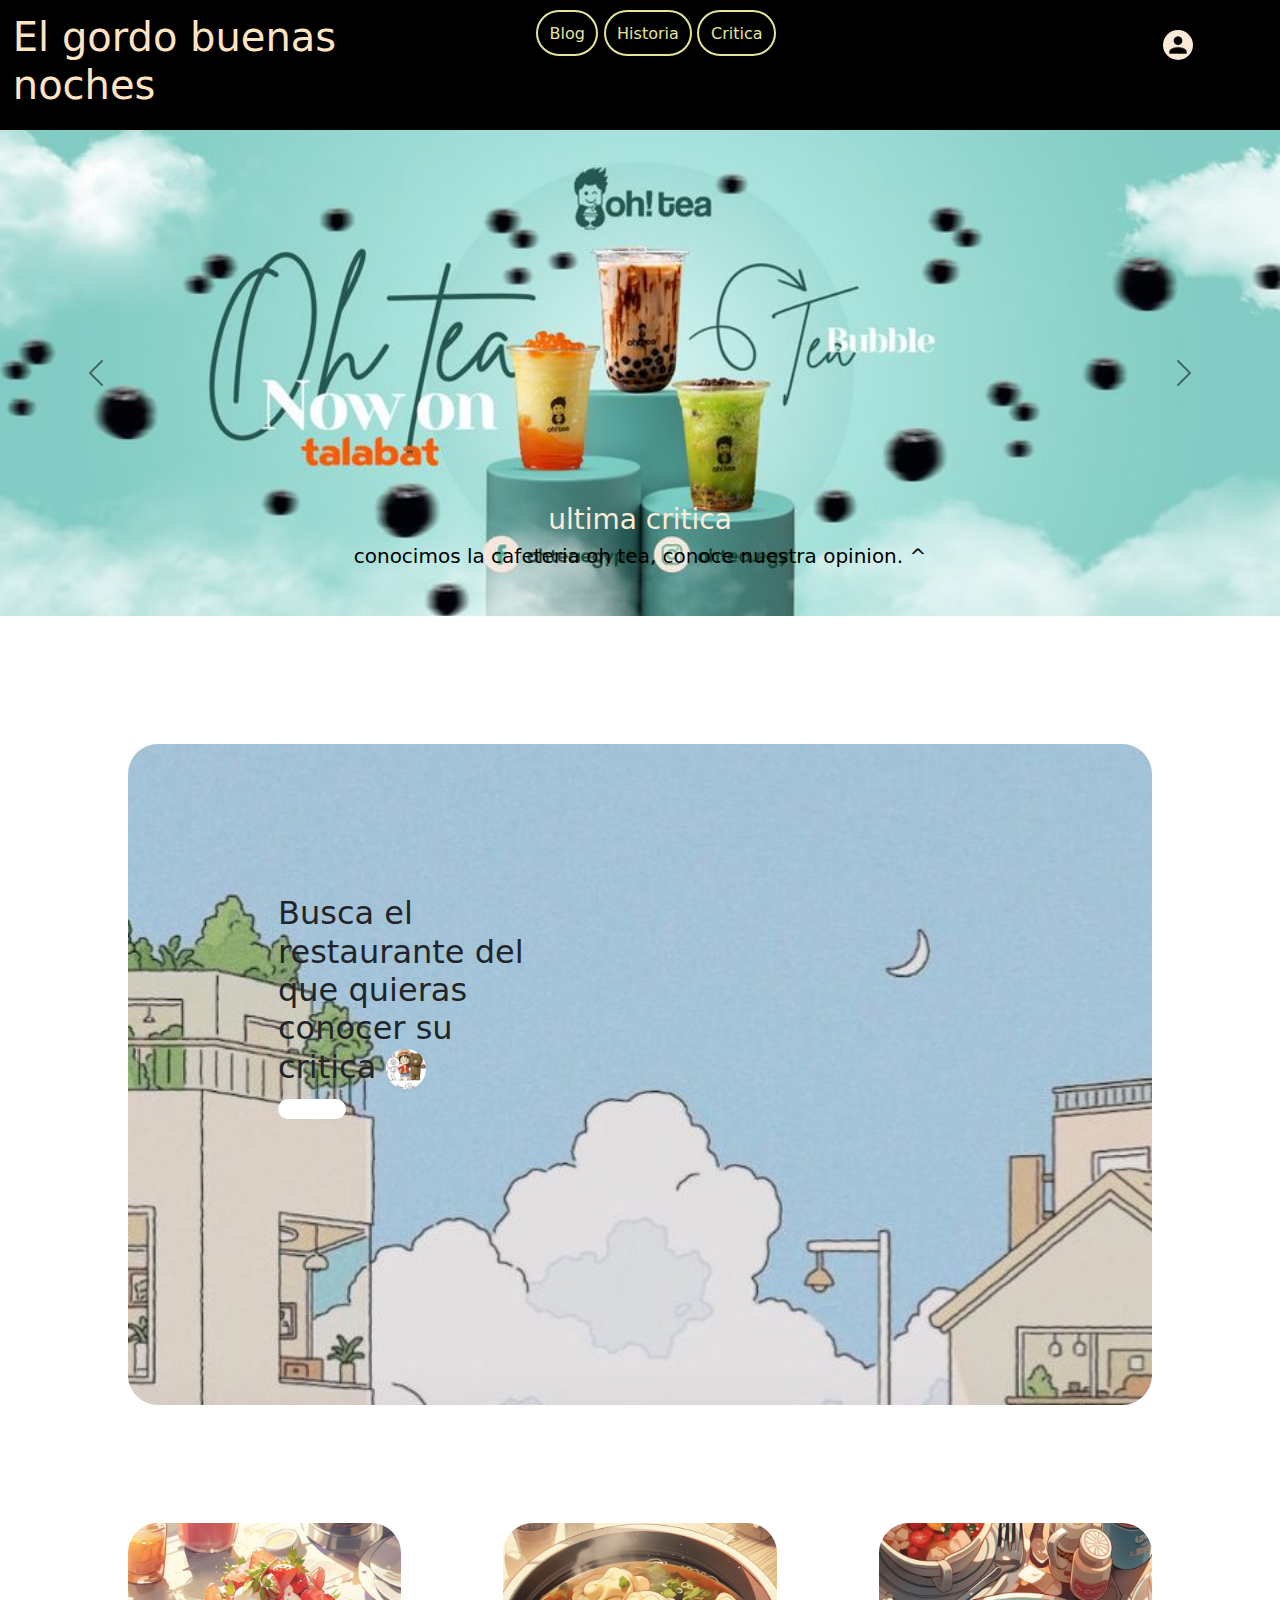
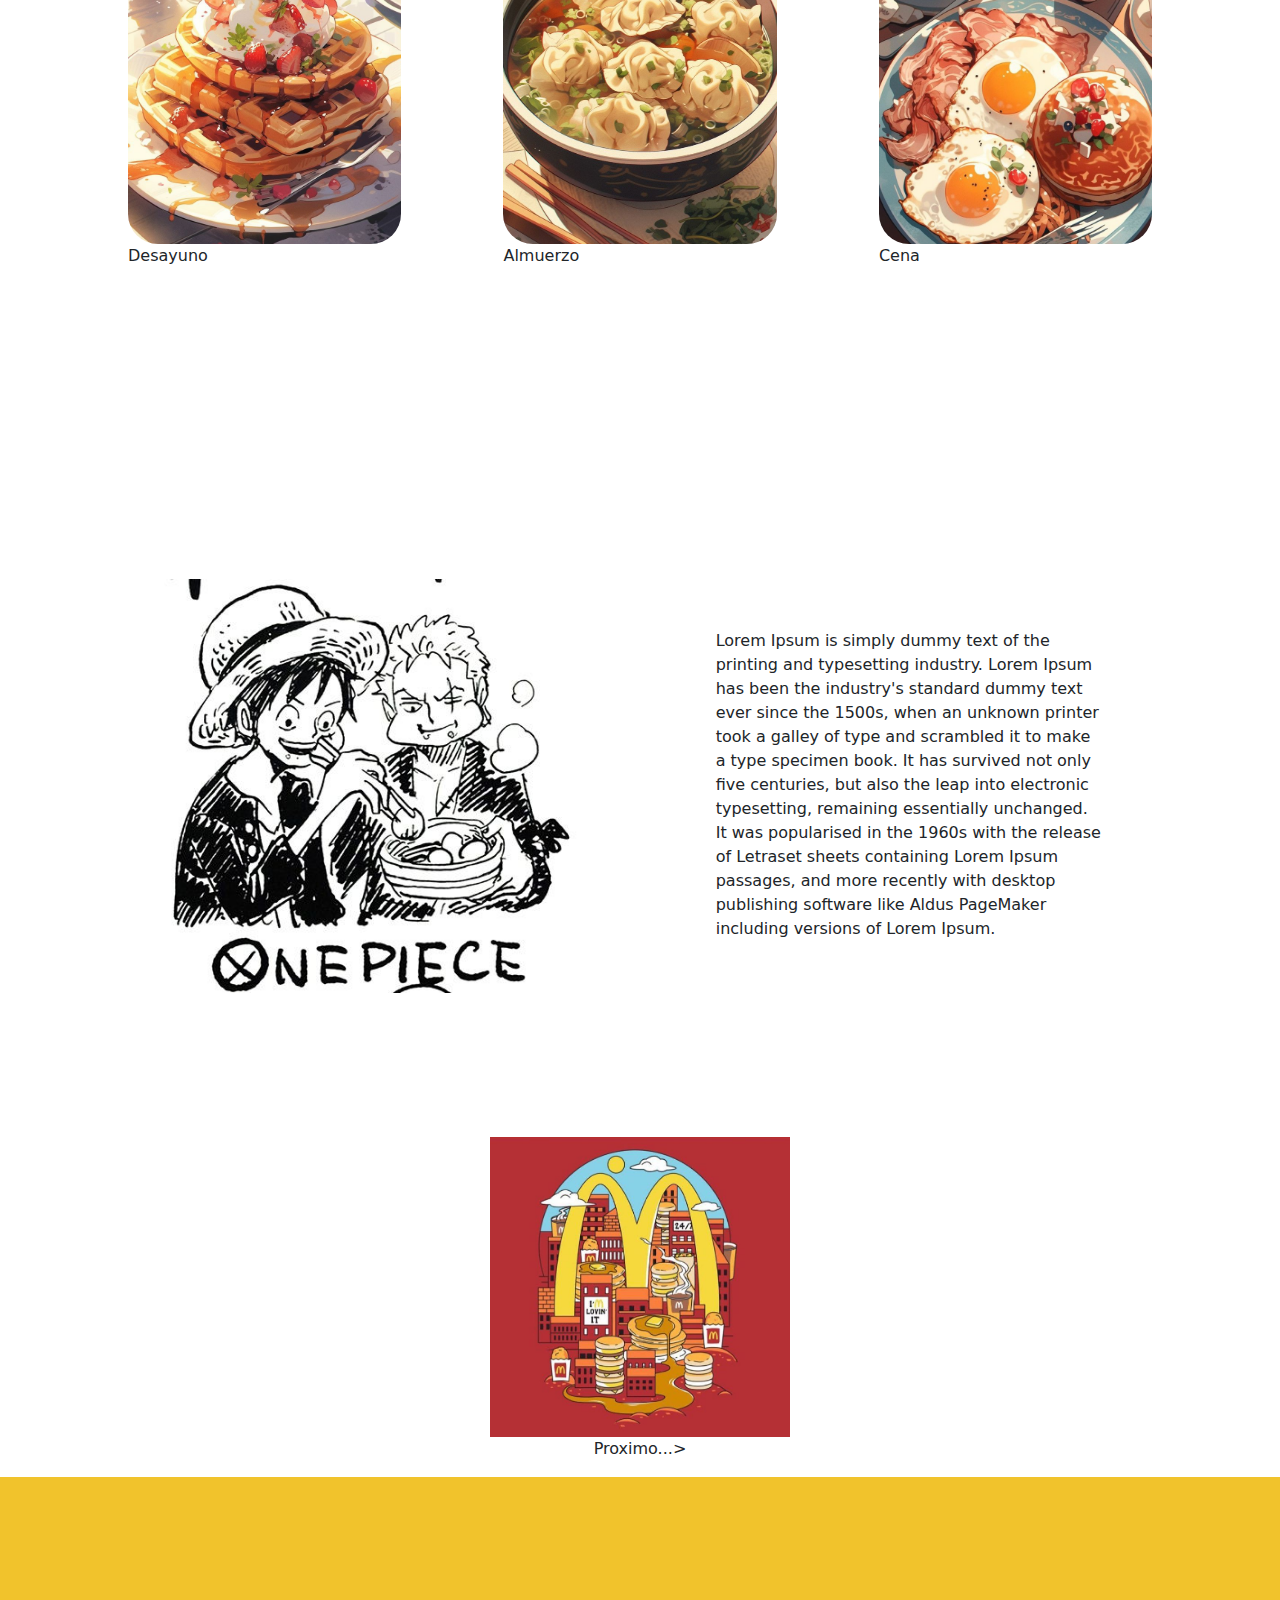
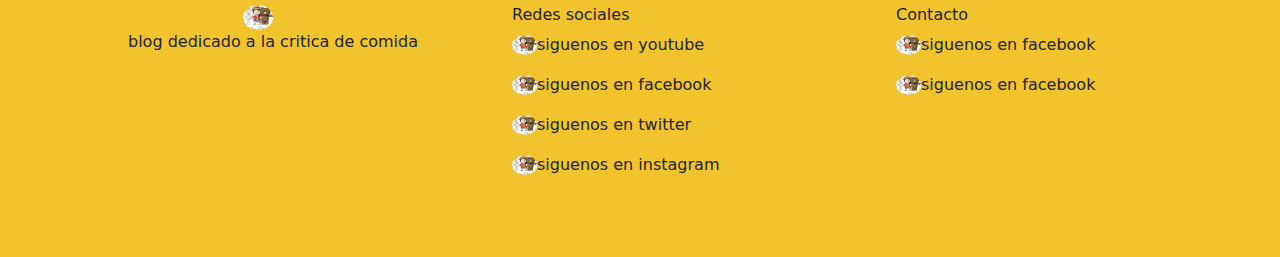
<file: index.html>
<!DOCTYPE html>
<html lang="en">
<head>
    <meta charset="UTF-8">
    <meta http-equiv="X-UA-Compatible" content="IE=edge">
    <meta name="viewport" content="width=device-width, initial-scale=1.0">
    <title>inicio</title>
    <link rel="stylesheet" href="bootstrap-5.3.0-dist/css/bootstrap.css"/>
    <link rel="stylesheet" href="css/basico.css"/>
    <link rel="stylesheet" href="css/media.css">
</head>
<body>

  <header class="header">
    <div class="articulo">
    <h1><a href="index.html">El gordo buenas noches</a></h1>
    </div>
    <div class="articulo">
        <nav class="menu">
            <button>☰</button>
            <ul class="menu-contenido">
                <li><a href="blog.html">Blog</a></li>
                <li><a href="historia.html">Historia</a></li>
                <li><a href="critica.html">Critica</a></li>
            </ul>
        </nav>
    </div>
    <div class="articulo">
        <div class="registrarse">
        <img src="img/icono persona.png" alt="registrarse" width="30" height="30" class="redondo"/>
        </div>
    </div>
</header>


    <main>
        
    <!--BANNER-->

       <div id="carouselExampleDark" class="carousel carousel-dark slide">
        <div class="carousel-indicators">
          <button type="button" data-bs-target="#carouselExampleDark" data-bs-slide-to="0" class="active" aria-current="true" aria-label="Slide 1"></button>
          <button type="button" data-bs-target="#carouselExampleDark" data-bs-slide-to="1" aria-label="Slide 2"></button>
          <button type="button" data-bs-target="#carouselExampleDark" data-bs-slide-to="2" aria-label="Slide 3"></button>
        </div>
        <a href="blog.html">
        <div class="carousel-inner">
          <div class="carousel-item active" data-bs-interval="10000">
            <img src="img/paraelbannersiquesi.jpg" class="d-block w-100" alt="...">
            <div class="carousel-caption d-none d-md-block">
              <h3 style="color:antiquewhite">ultima critica</h3>
              <h5>conocimos la cafeteria oh tea, conoce nuestra opinion. ^</h5>
            </div>
          </div>
        </a>
          <div class="carousel-item" data-bs-interval="2000">
            <img src="img/food abannerr.jpg" class="d-block w-100" alt="...">
            <div class="carousel-caption d-none d-md-block">
              <h5>Second slide label</h5>
              <p>Some representative placeholder content for the second slide.</p>
            </div>
          </div>
          <div class="carousel-item">
            <img src="img/food abannerr.jpg" class="d-block w-100" alt="...">
            <div class="carousel-caption d-none d-md-block">
              <h5>Third slide label</h5>
              <p>Some representative placeholder content for the third slide.</p>
            </div>
          </div>
        </div>
        <button class="carousel-control-prev" type="button" data-bs-target="#carouselExampleDark" data-bs-slide="prev">
          <span class="carousel-control-prev-icon" aria-hidden="true"></span>
          <span class="visually-hidden">Previous</span>
        </button>
        <button class="carousel-control-next" type="button" data-bs-target="#carouselExampleDark" data-bs-slide="next">
          <span class="carousel-control-next-icon" aria-hidden="true"></span>
          <span class="visually-hidden">Next</span>
        </button>
      </div>


      <!--BUSQUEDA aaah-->

      <div class="grillaaa">
        <div class="interior">
          <div class="borde">
            <div class="sobre-texto">
              <img src="img/fondito-de-busqueda.jpg" alt="..." class="item"/>
              <div class="texto-encima">
                  <h2>Busca el restaurante del que quieras conocer su critica <img src="img/bearssss.jpg" width="40" height="40" class="circulo"/></h2> 
                    <img src="img/bearssss.jpg" alt="..." width="20" height="20" style="padding-left:25%; background-color: white; border-radius:30px;"/>
              </div>
            </div>
          </div>
        </div>

      <!--A que nos dedicamos sjjsjs-->

        <div class="interior">
          <div class="item">
            <img src="img/aqn-img1.jpg" alt="..." class="coso"/>
            <p>Desayuno</p>
          </div>
        </div>
        <div class="interior">
          <div class="item">
            <img src="img/aqn-img2.jpg" alt="..." class="coso"/>
            <p>Almuerzo</p>
          </div>
        </div>
        <div class="interior">
          <div class="item">
            <img src="img/aqn-img3.jpg" alt="..." class="coso"/>
            <p>Cena</p>
          </div>
        </div>

      </div>

<!--MAS DE nosoTROs ah-->


      <section class="fila">
        <articulo class="te">
          <figure>
          <img src="img/nosotros.jpg"alt="nosotrosah" class="item"/>
        </figure>
        </articulo>
        <articulo class="te">
        <div class="contenedor">
          <p>Lorem Ipsum is simply dummy text of the printing and typesetting industry. Lorem Ipsum has been the industry's standard dummy text ever since the 1500s, when an unknown printer took a galley of type and scrambled it to make a type specimen book. It has survived not only five centuries, but also the leap into electronic typesetting, remaining essentially unchanged. It was popularised in the 1960s with the release of Letraset sheets containing Lorem Ipsum passages, and more recently with desktop publishing software like Aldus PageMaker including versions of Lorem Ipsum.</p>
        </div>
        </articulo>
      </section>

      <!--Proximoo-->

      <figure>
        <div class="borde">
          <div class="sobre-texto">
            <img src="img/mc next.jpg" height="300" width="300"/>
            <div class="textito">
              <p> Proximo...></p>
            </div>
          </div>
        </div>
      </figure>
      
    
    </main>




    <footer>
        <section class="caja">
            <article class="partes">
                <div class="bordesito">
                        <img src="img/bearssss.jpg" alt="ososss" width="30" height="25" class="circulo"/>
                </div>
                        <p>blog dedicado a la critica de comida</p>
                
            </article>
            <article class="partes">
                <h6>Redes sociales</h6>
                <p><img src="img/bearssss.jpg" alt="ososss" width="25" height="20" class="circulo"/>siguenos en youtube</p>
                <p><img src="img/bearssss.jpg" alt="ososss" width="25" height="20" class="circulo"/>siguenos en facebook</p>
                <p><img src="img/bearssss.jpg" alt="ososss" width="25" height="20" class="circulo"/>siguenos en twitter</p>
                <p><img src="img/bearssss.jpg" alt="ososss" width="25" height="20" class="circulo"/>siguenos en instagram</p>
            </article>
            <article class="partes">
                <h6>Contacto</h6>
                <p><img src="img/bearssss.jpg" alt="ososss" width="25" height="20" class="circulo"/>siguenos en facebook</p>
                <p><img src="img/bearssss.jpg" alt="ososss" width="25" height="20" class="circulo"/>siguenos en facebook</p>
            </article>
        </section>
        
    </footer>

    <script src="bootstrap-5.3.0-dist/js/bootstrap.js"></script>
</body>
</html>
</file>
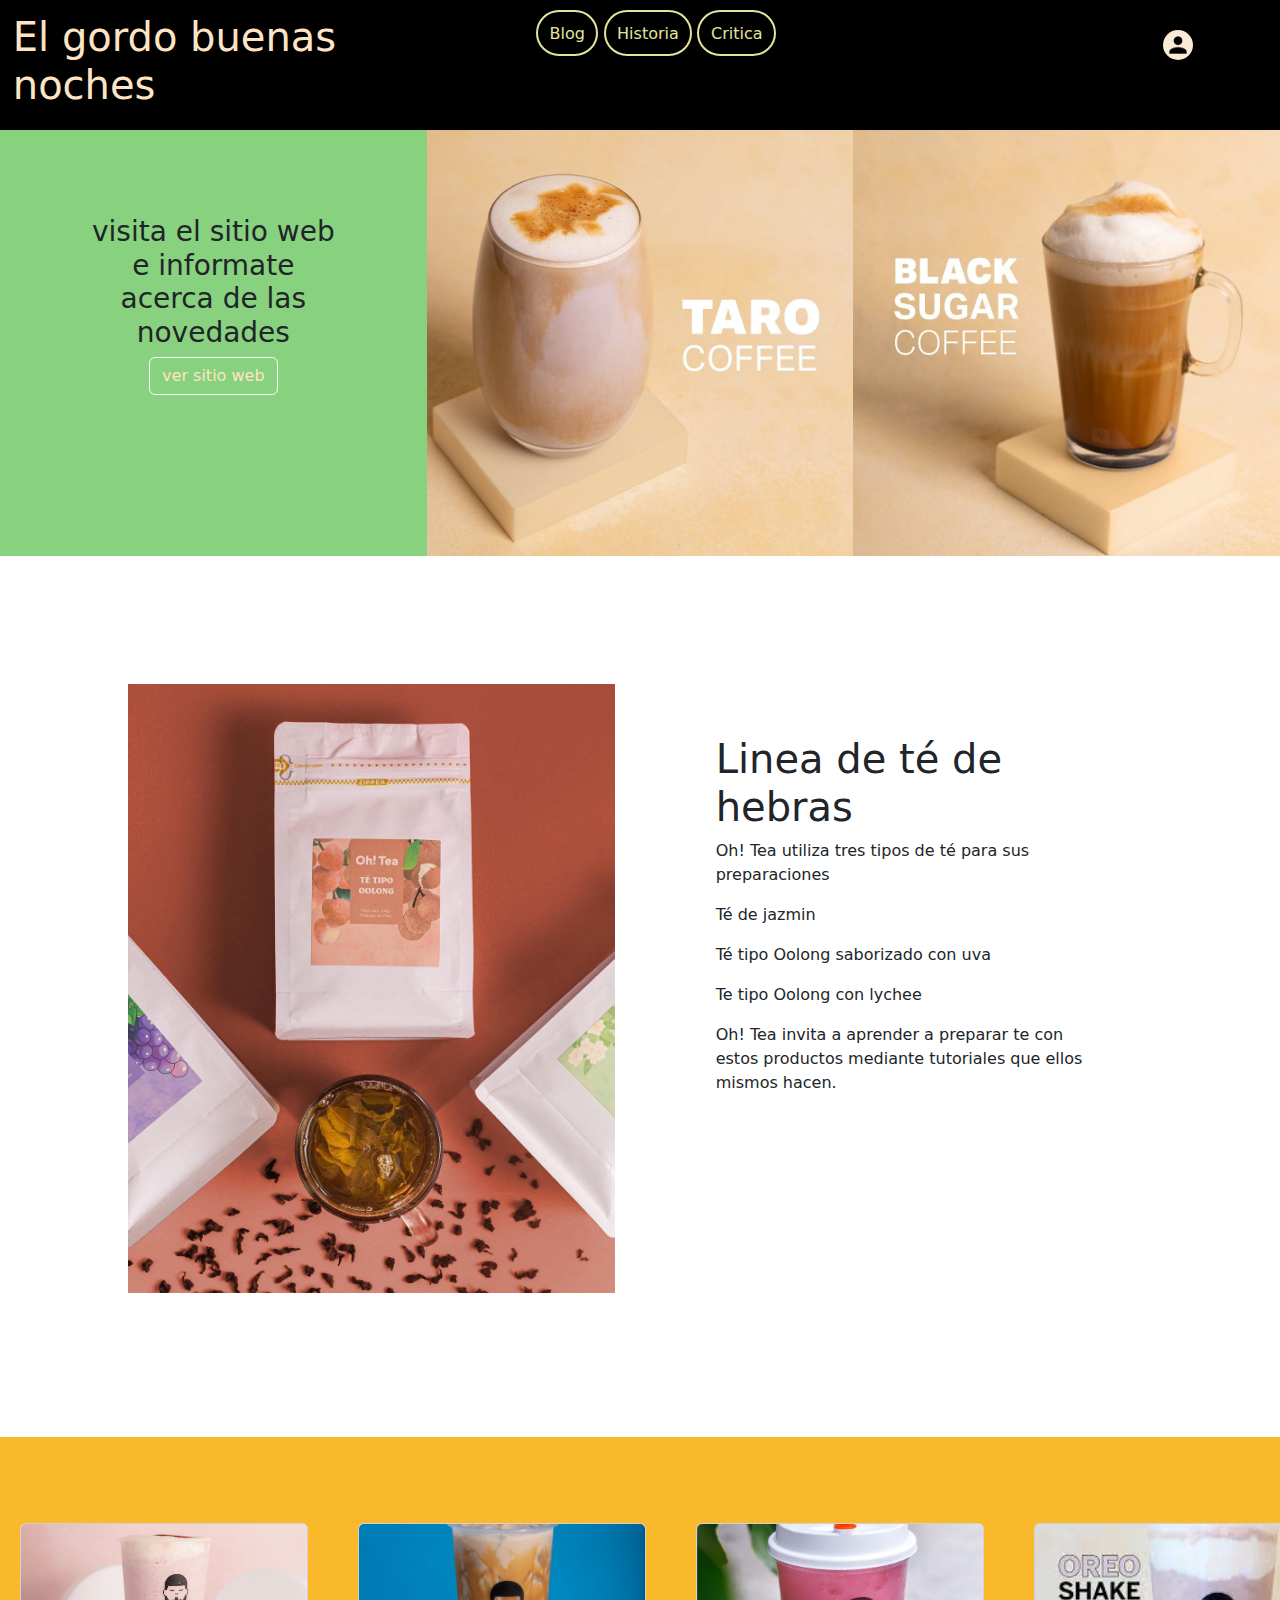
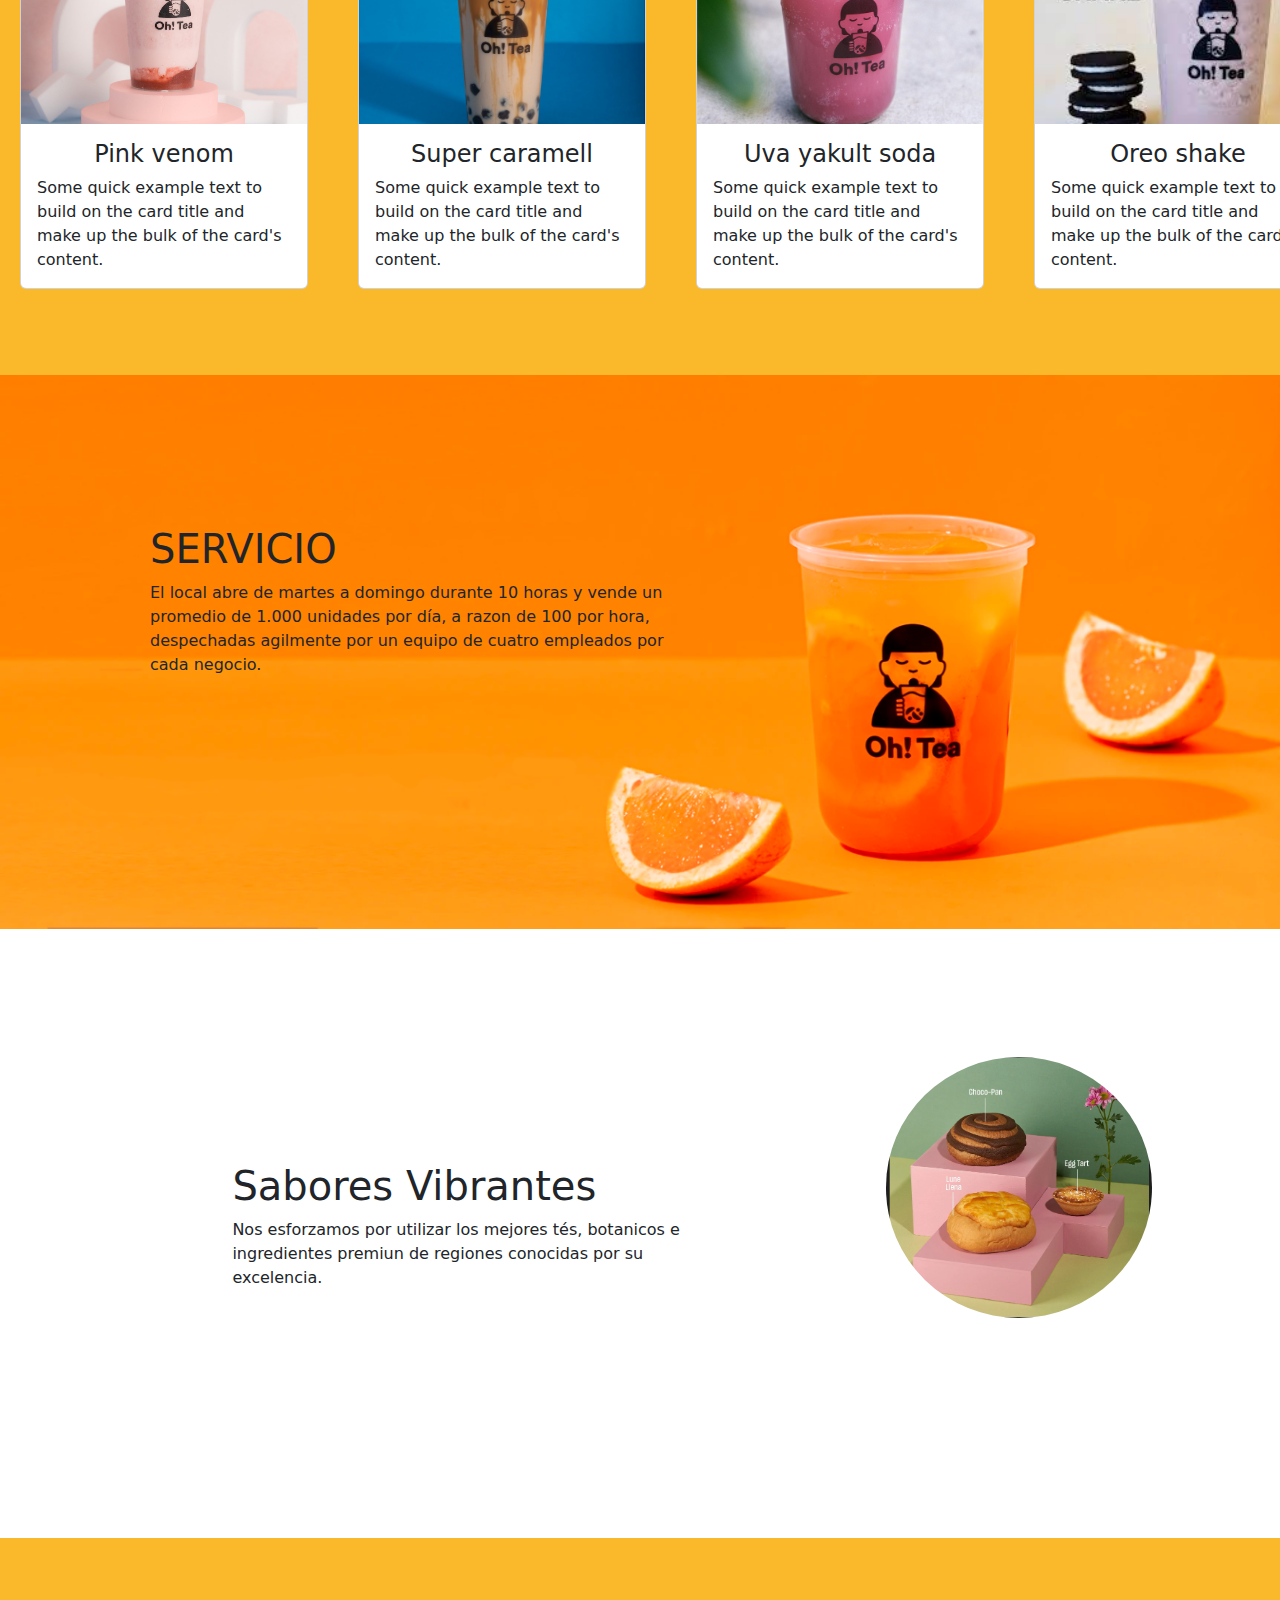
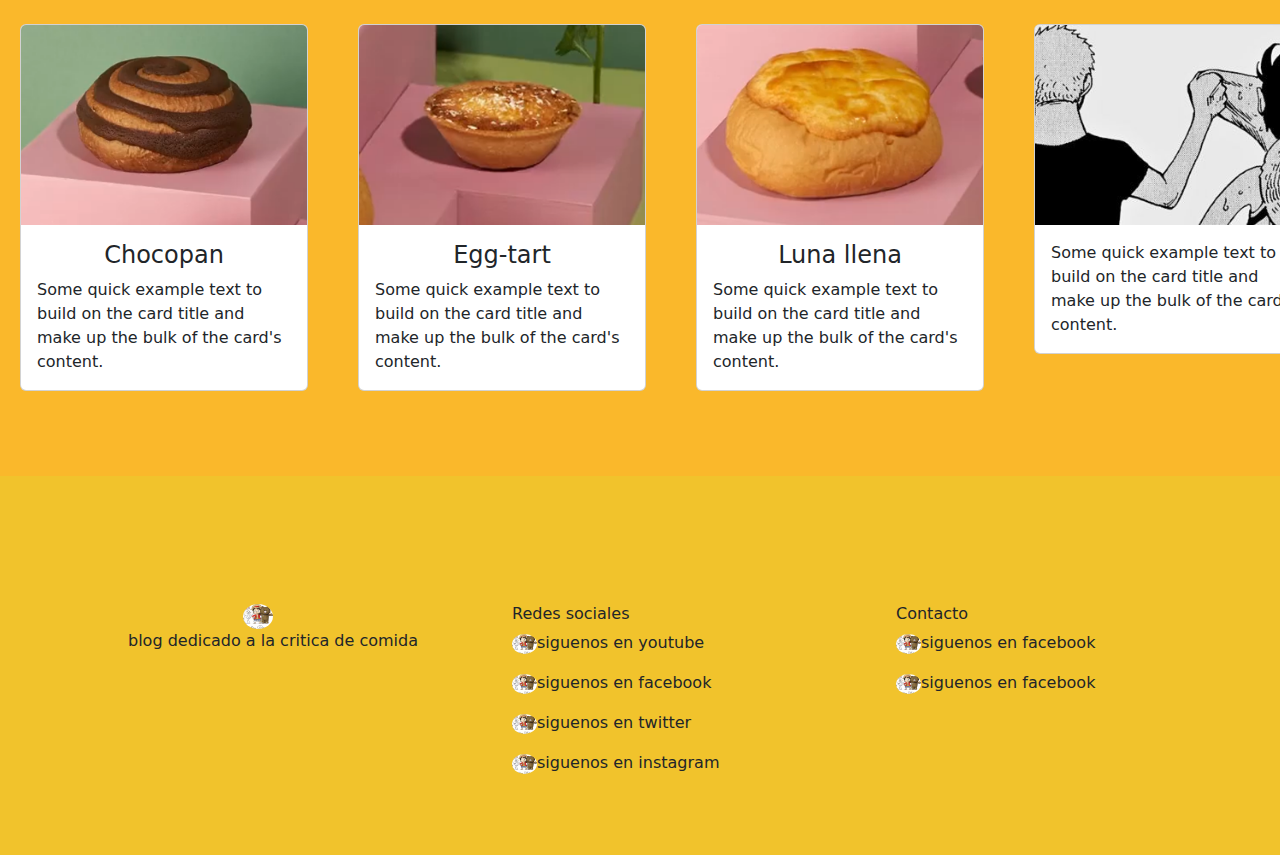
<file: blog.html>
<!DOCTYPE html>
<html lang="en">
<head>
    <meta charset="UTF-8">
    <meta http-equiv="X-UA-Compatible" content="IE=edge">
    <meta name="viewport" content="width=device-width, initial-scale=1.0">
    <title>blog</title>

    <link rel="stylesheet" href="css/basico.css"/>
    <link rel="stylesheet" href="bootstrap-5.3.0-dist/css/bootstrap.css"/>
    <link rel="stylesheet" href="css/media.css"/>

</head>
<body>
    <header class="header">
        <div class="articulo">
        <h1><a href="index.html">El gordo buenas noches</a></h1>
        </div>
        <div class="articulo">
            <nav class="menu">
                <button>☰</button>
                <ul class="menu-contenido">
                    <li><a href="blog.html">Blog</a></li>
                    <li><a href="historia.html">Historia</a></li>
                    <li><a href="critica.html">Critica</a></li>
                </ul>
            </nav>
        </div>
        <div class="articulo">
            <div class="registrarse">
            <img src="img/icono persona.png" alt="registrarse" width="30" height="30" class="redondo"/>
            </div>
        </div>
    </header>
    <main>
        <link src="bootstrap-5.3.0-dist/js/bootstrap.js"/>



<!--BANNER-->

        <div class="banner-galeria">
            <div class="cuadro">
                <div class="banner-img">
                    <div class="color">
                        <h3>visita el sitio web e informate acerca de las novedades</h3>
                        <button type="button" class="btn btn-outline-light"><a href="https://www.ohtea.com.ar/">ver sitio web</a></button>
                    </div>
                </div>
            </div>
            <div class="cuadro">
                <img src="img/banner-img-2.jpg" alt="cafe" class="banner-img"/>
            </div>
            <div class="cuadro">
                <img src="img/banner-img-3.jpg" alt="cafe" class="banner-img"/>
            </div>            
        </div>

<!--LINEA DE TE-->

        <section class="fila">
            <article class="te">
                <figure>
                    <img src="img/line de te.jpg" alt="imagenjsjs" class="imagen"/>
                </figure>
            </article>
            <article class="te">
                <div class="contenedor">
                    <h1> Linea de té de hebras</h1>
                    <p> Oh! Tea utiliza tres tipos de té para sus preparaciones</p>
                    <p> Té de jazmin</p>
                    <p> Té tipo Oolong saborizado con uva</p>
                    <p> Te tipo Oolong con lychee </p>
                

                    <p> Oh! Tea invita a aprender a preparar te con estos productos mediante tutoriales que ellos mismos hacen.</p>
                </div>
            </article>
        </section>

<!--BEBiDAS-->

        <section class="grid">
            <article class="art-1">
                <div class="card" >
                    <img src="img/pink.jpg" class="card-img-top" alt="Pink venom shake" >
                    <div class="card-body">
                      <h4 class="card-title">Pink venom</h4>  
                      <p class="card-text">Some quick example text to build on the card title and make up the bulk of the card's content.</p>
                    </div>
                </div>
            </article>

            <article class="art-2">
                <div class="card" >
                    <img src="img/caramell.jpg" class="card-img-top" alt="caramell bubble Tea" >
                    <div class="card-body">
                      <h4 class="card-title">Super caramell</h4>  
                      <p class="card-text">Some quick example text to build on the card title and make up the bulk of the card's content.</p>
                    </div>
                </div>
            </article>

            <article class="art-3">
                <div class="card" >
                    <img src="img/uva yakult.jpg" class="card-img-top" alt="Uva yakult soda" >
                    <div class="card-body">
                      <h4 class="card-title">Uva yakult soda</h4>  
                      <p class="card-text">Some quick example text to build on the card title and make up the bulk of the card's content.</p>
                    </div>
                </div>
            </article>

            <article class="art-4">
                <div class="card" >
                    <img src="img/oreo.jpg" class="card-img-top" alt="Oreo shake" >
                    <div class="card-body">
                      <h4 class="card-title">Oreo shake</h4>  
                      <p class="card-text">Some quick example text to build on the card title and make up the bulk of the card's content.</p>
                    </div>
                </div>
            </article>
        </section>


<!--SERVICIO-->




        <div class="borde">
            <div class="sobre-texto">
                <img src="img/naranja.png" alt="imagen" class="imagen"/>
                <div class="texto-encima"><h1>SERVICIO</h1>
                    <p> El local abre de martes a domingo durante 10 horas y vende un promedio de 1.000 unidades por día, a razon de 100 por hora, despechadas agilmente por un equipo de cuatro empleados por cada negocio.</p></div>
            </div>
        </div>



<!--SABORES-->

        <section class="fila">
            <div class="contenedor">
                <h1>Sabores Vibrantes</h1>
                <p>Nos esforzamos por utilizar los mejores tés, botanicos e ingredientes premiun de regiones conocidas por su excelencia.</p>
            </div>
            <article class="te">
                <figure>
                    <img src="img/paness.png" alt="imagen" style="width:100%;" class="circulo"/>
                </figure>
            </article>
        </section>


<!--PANESSS :D-->

        <section class="grid">
            <article class="art-1">
                <div class="card">
                    <img src="img/choco.png" class="card-img-top" alt="Chocopan" >
                    <div class="card-body">
                      <h4 class="card-title">Chocopan</h4>  
                      <p class="card-text">Some quick example text to build on the card title and make up the bulk of the card's content.</p>
                    </div>
                </div>
            </article>

            <article class="art-2">
                <div class="card">
                    <img src="img/egg.png" class="card-img-top" alt="Egg-tart" >
                    <div class="card-body">
                      <h4 class="card-title">Egg-tart</h4>  
                      <p class="card-text">Some quick example text to build on the card title and make up the bulk of the card's content.</p>
                    </div>
                </div>
            </article>

            <article class="art-3">
                <div class="card">
                    <img src="img/luns.png" class="card-img-top" alt="Luna llena rellena" >
                    <div class="card-body">
                      <h4 class="card-title">Luna llena</h4>  
                      <p class="card-text">Some quick example text to build on the card title and make up the bulk of the card's content.</p>
                    </div>
                </div>
            </article>

            <article class="art-4">
                <div class="card">
                    <img src="img/aa519608ffc2bcfe6322af9d1a5bb7f1.jpg" class="card-img-top" alt="..." >
                    <div class="card-body">
                      <p class="card-text">Some quick example text to build on the card title and make up the bulk of the card's content.</p>
                    </div>
                </div>
            </article>
        </section>

    </main>
    <footer>
        <section class="caja">
            <article class="partes">
                <div class="bordesito">
                        <img src="img/bearssss.jpg" alt="ososss" width="30" height="25" class="circulo"/>
                </div>
                        <p>blog dedicado a la critica de comida</p>
                
            </article>
            <article class="partes">
                <h6>Redes sociales</h6>
                <p><img src="img/bearssss.jpg" alt="ososss" width="25" height="20" class="circulo"/>siguenos en youtube</p>
                <p><img src="img/bearssss.jpg" alt="ososss" width="25" height="20" class="circulo"/>siguenos en facebook</p>
                <p><img src="img/bearssss.jpg" alt="ososss" width="25" height="20" class="circulo"/>siguenos en twitter</p>
                <p><img src="img/bearssss.jpg" alt="ososss" width="25" height="20" class="circulo"/>siguenos en instagram</p>
            </article>
            <article class="partes">
                <h6>Contacto</h6>
                <p><img src="img/bearssss.jpg" alt="ososss" width="25" height="20" class="circulo"/>siguenos en facebook</p>
                <p><img src="img/bearssss.jpg" alt="ososss" width="25" height="20" class="circulo"/>siguenos en facebook</p>
            </article>
        </section>
        
    </footer>
</body>
</html>
</file>
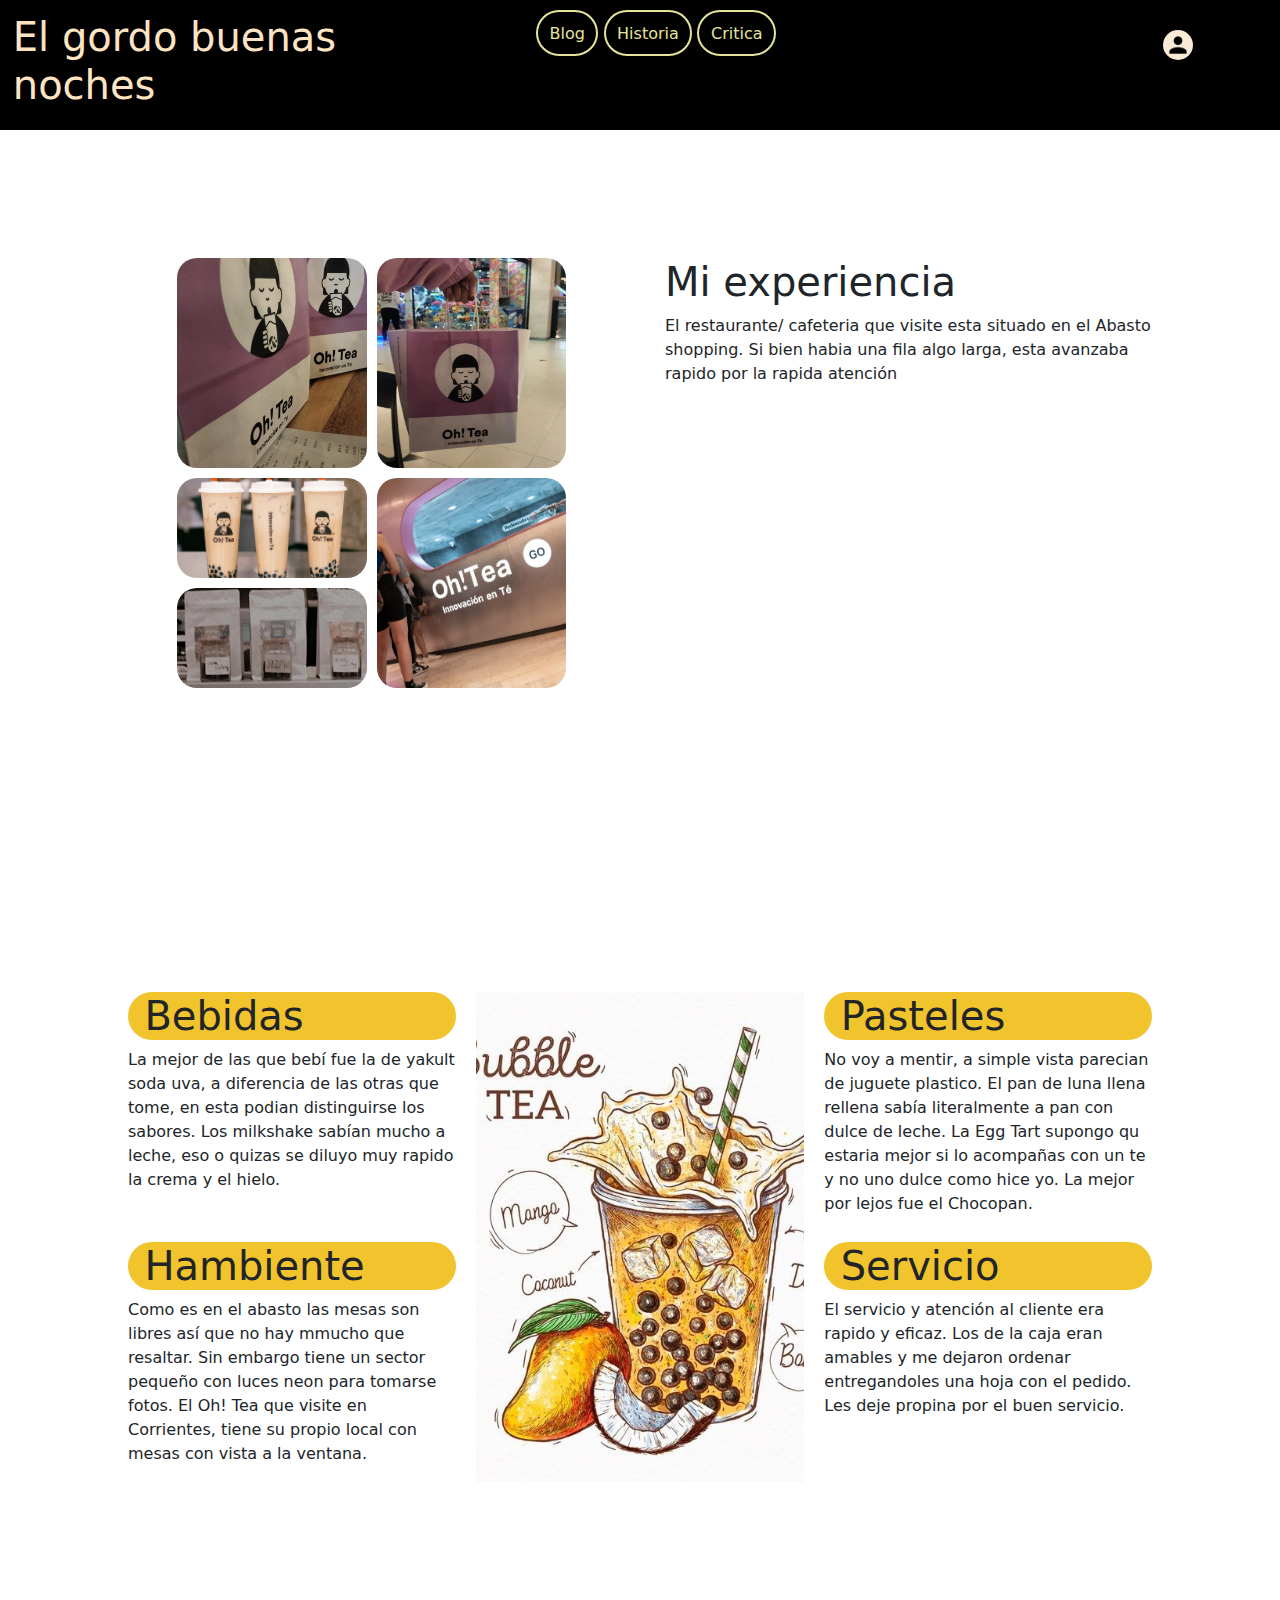
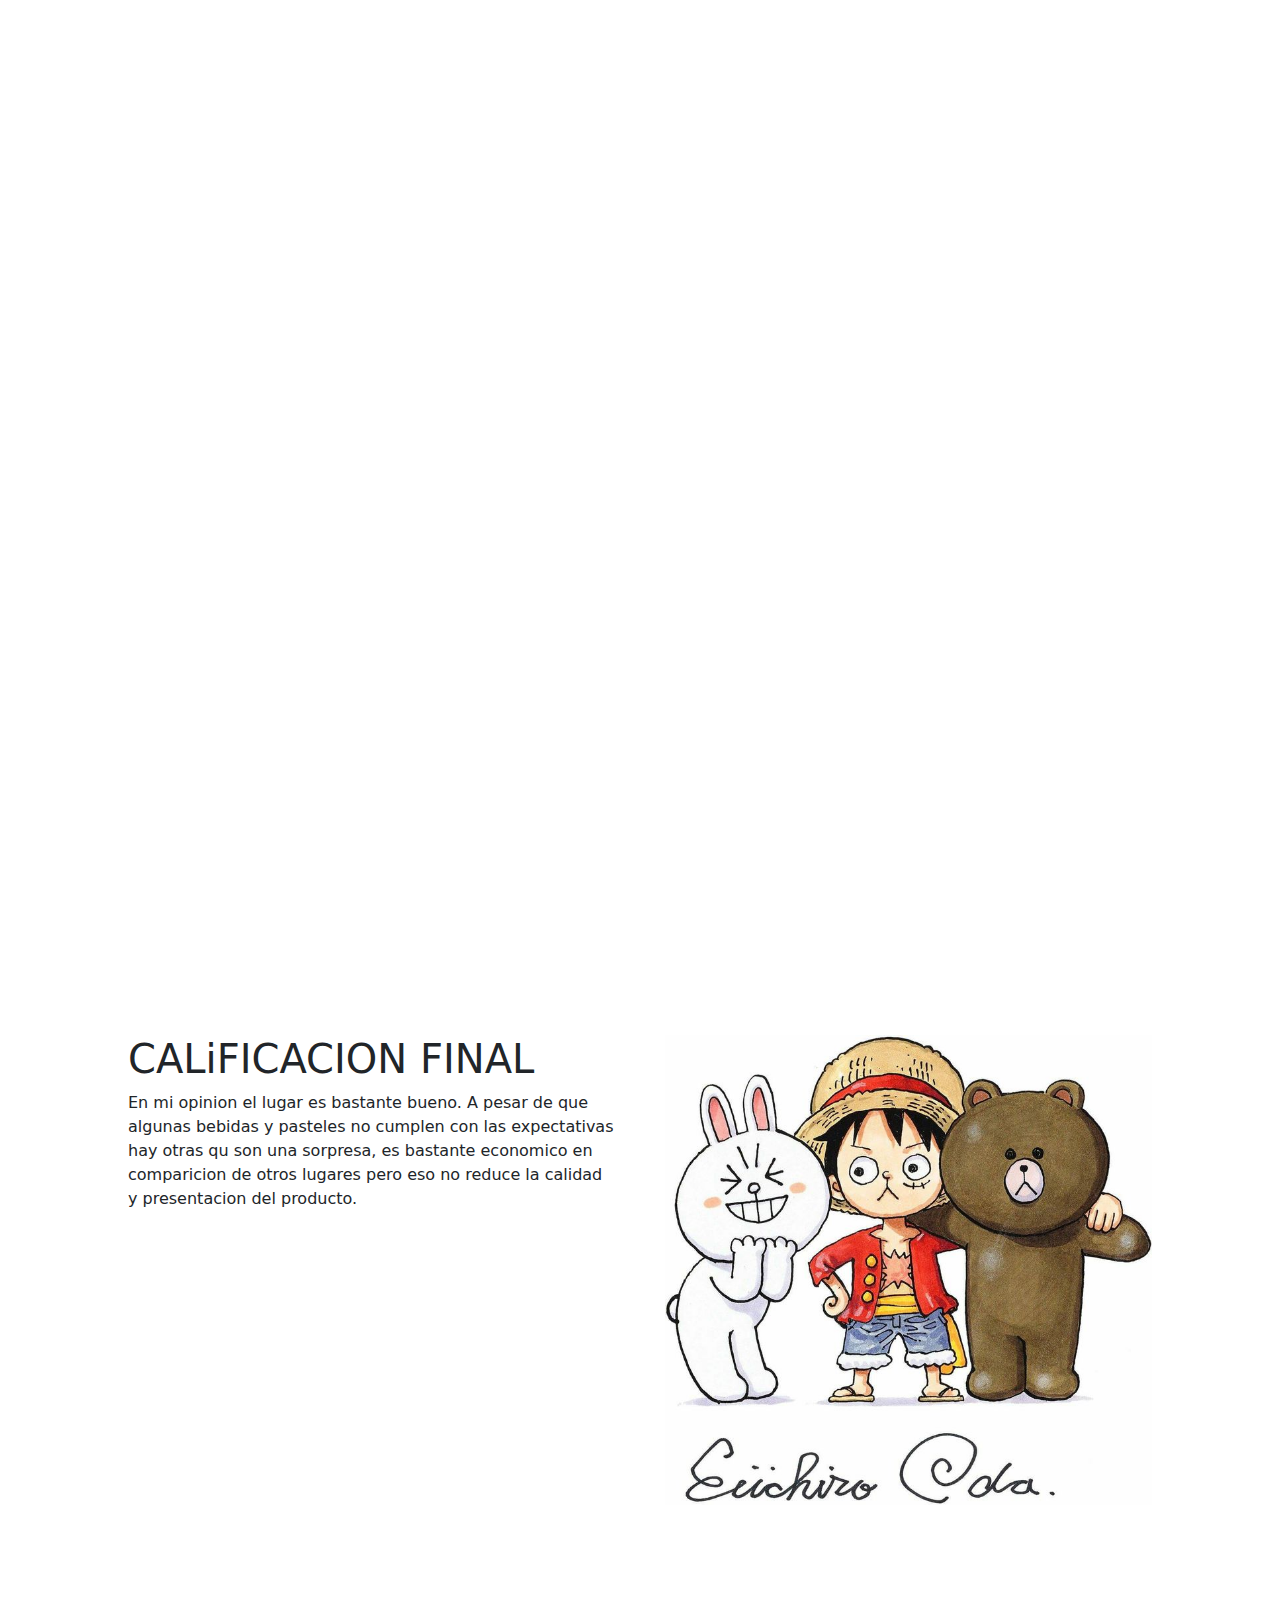
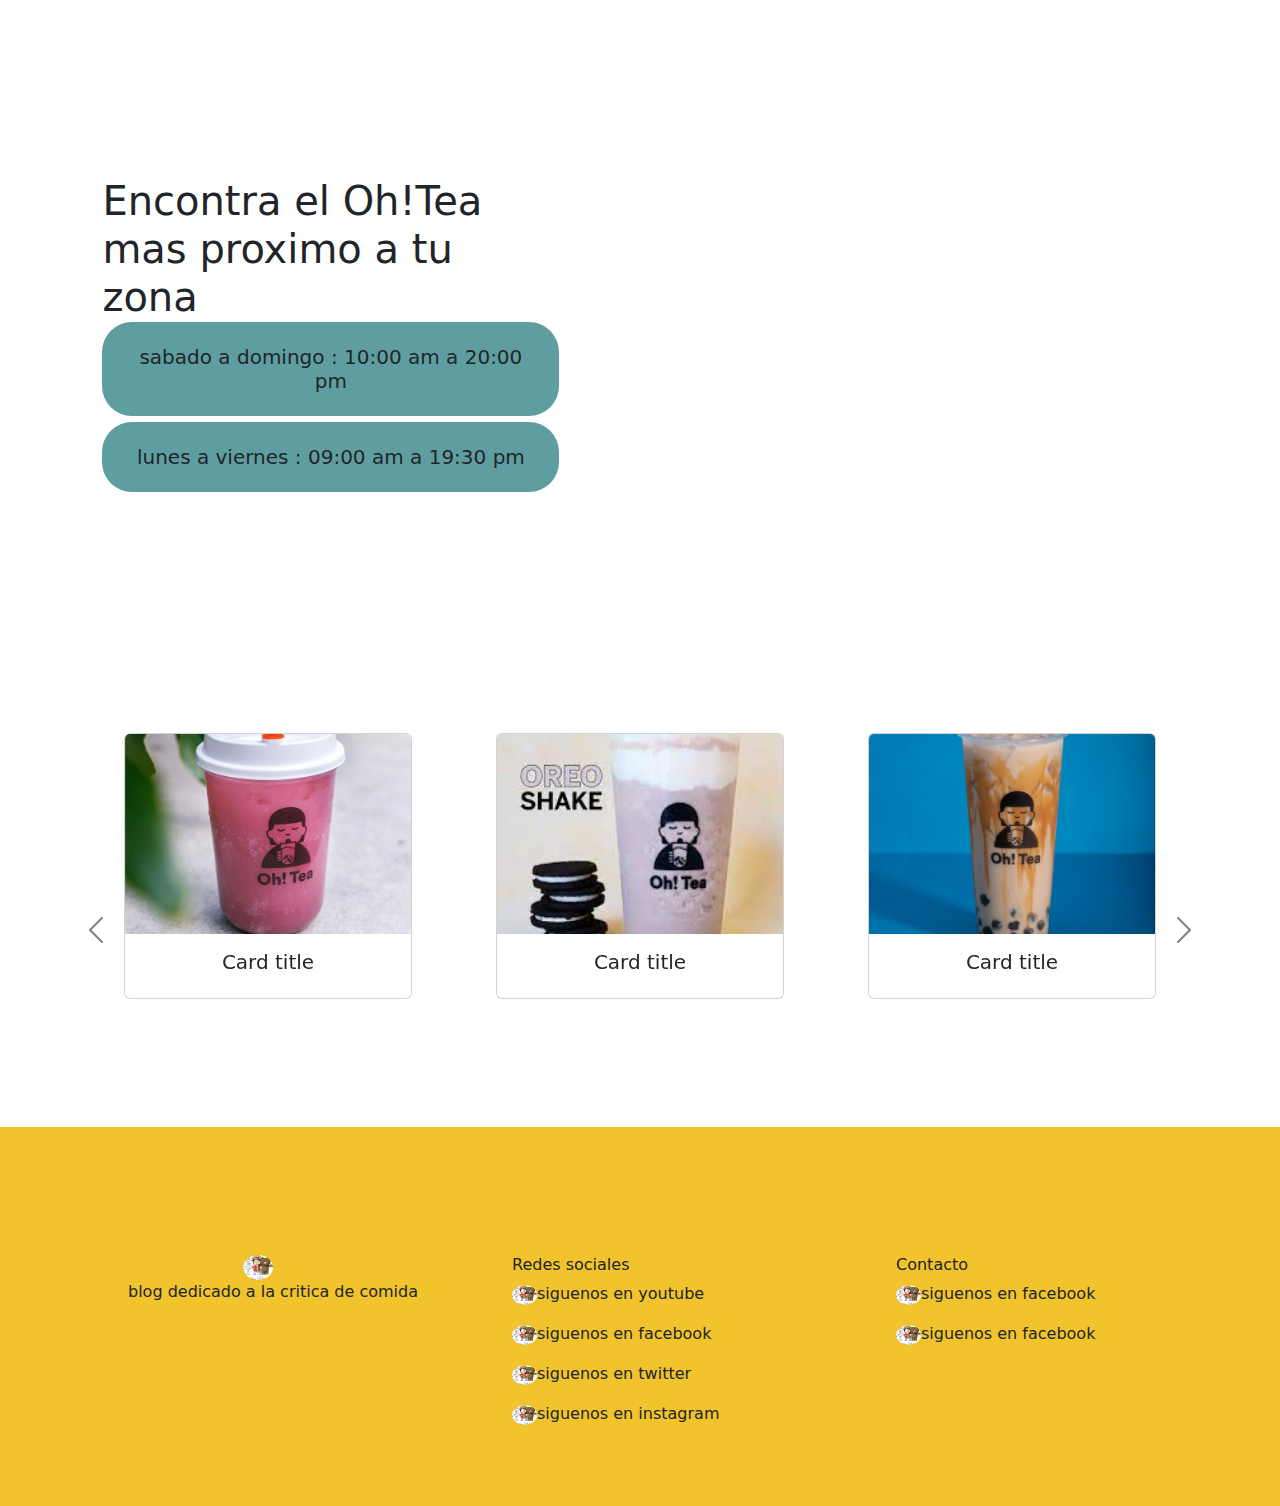
<file: critica.html>
<!DOCTYPE html>
<html lang="en">
<head>
    <meta charset="UTF-8">
    <meta http-equiv="X-UA-Compatible" content="IE=edge">
    <meta name="viewport" content="width=device-width, initial-scale=1.0">
    <title>critica</title>
    <link rel="stylesheet" href="css/basico.css"/>
    <link rel="stylesheet" href="css/media.css"/>
    <link rel="stylesheet" href="bootstrap-5.3.0-dist/css/bootstrap.css"/>
    <link href="https://cdn.jsdelivr.net/npm/bootstrap@5.2.0/dist/css/bootstrap.min.css" rel="stylesheet" integrity="sha384-gH2yIJqKdNHPEq0n4Mqa/HGKIhSkIHeL5AyhkYV8i59U5AR6csBvApHHNl/vI1Bx" crossorigin="anonymous">
    <div id="carouselExampleControls" class="carousel carousel-dark slide" data-bs-ride="carousel">
</head>
<body>


    <header class="header">
        <div class="articulo">
        <h1><a href="index.html">El gordo buenas noches</a></h1>
        </div>
        <div class="articulo">
            <nav class="menu">
                <button>☰</button>
                <ul class="menu-contenido">
                    <li><a href="blog.html">Blog</a></li>
                    <li><a href="historia.html">Historia</a></li>
                    <li><a href="critica.html">Critica</a></li>
                </ul>
            </nav>
        </div>
        <div class="articulo">
            <div class="registrarse">
            <img src="img/icono persona.png" alt="registrarse" width="30" height="30" class="redondo"/>
            </div>
        </div>
    </header>

    <main>

<!-- GALERIA + TEXTO-->
    <section class="fila">
            <article>
                <div class="dimensiones">
                    <div class="galeria">
                        <div class="img">
                            <img src="img/galeria2-img5.jpg" alt="foto galeria 1" class="galeria-img"/>
                        </div>
                        <div class="img">
                            <img src="img/galeria2-img1.jpg" alt="foto galeria 1" class="galeria-img"/>
                        </div>
                        <div class="img">
                            <img src="img/galeria2-img3.jpg" alt="foto galeria 1" class="galeria-img"/>
                        </div>
                        <div class="img">
                            <img src="img/galeria2-img2.jpg" alt="foto galeria 1" class="galeria-img" top="100px"/>
                        </div>
                        <div class="img">
                            <img src="img/galeria2-img4.jpg" alt="foto galeria 1" class="galeria-img"/>
                        </div>
                    </div>
                    </div>
            </article>

            <article>
                <h1>Mi experiencia</h1>
                <p>El restaurante/ cafeteria que visite esta situado en el Abasto shopping. Si bien habia una fila algo larga, esta avanzaba rapido por la rapida atención</p>
            </article>
    </section>


<!--OPINION INDIVIDUAL-->

        <div class="estrellitas">
            <div class="bloque">
                <div class="opinion">
                    <h1>Bebidas</h1>
                    <p>La mejor de las que bebí fue la de yakult soda uva, a diferencia de las otras que tome, en esta podian distinguirse los sabores. Los milkshake sabían mucho a leche, eso o quizas se diluyo muy rapido la crema y el hielo.</p>
                </div>  
            </div>
 

            <div class="bloque">
                <img src="img/vasito amarillo.jpg" alt="apolo" class="opinion"/>
            </div>

            <div class="bloque">
                <div class="opinion">
                    <h1>Pasteles</h1>
                    <p>No voy a mentir, a simple vista parecian de juguete plastico. El pan de luna llena rellena sabía literalmente a pan con dulce de leche. La Egg Tart supongo qu estaria mejor si lo acompañas con un te y no uno dulce como hice yo. La mejor por lejos fue el Chocopan.</p>
                </div>
            </div>

            <div class="bloque">
                <div class="opinion">
                    <h1>Hambiente</h1>
                    <p>Como es en el abasto las mesas son libres así que no hay mmucho que resaltar. Sin embargo tiene un sector pequeño con luces neon para tomarse fotos. El Oh! Tea que visite en Corrientes, tiene su propio local con mesas con vista a la ventana.</p>
                </div>
            </div>

            <div class="bloque">
                <div class="opinion">
                    <h1>Servicio</h1>
                    <p>El servicio y atención al cliente era rapido y eficaz. Los de la caja eran amables y me dejaron ordenar entregandoles una hoja con el pedido. Les deje propina por el buen servicio.</p>
                </div>
            </div>

        </div>


<!--ViDEOVLOG-->
<div class="videito">
<iframe src="https://www.youtube.com/embed/nLPVywbzQaI" title="YouTube video player" frameborder="0" allow="accelerometer; autoplay; clipboard-write; encrypted-media; gyroscope; picture-in-picture; web-share" allowfullscreen></iframe>
</div>
                    


<!--CALIFICACION FInal-->

        <section class="fila">
            <article>
                <h1>CALiFICACION FINAL</h1>
                <p>En mi opinion el lugar es bastante bueno. A pesar de que algunas bebidas y pasteles no cumplen con las expectativas hay otras qu son una sorpresa, es bastante economico en comparicion de otros lugares pero eso no reduce la calidad y presentacion del producto. </p>
            </article>

            <article>
                <figure>
                    <img src="img/bearssss.jpg" alt="yija yipitaiyou" class="imagen"/>
                </figure>
            </article>
        </section>


<!--MAPA Y HORARIOS-->

        <div class="mapa">
            <div class="horario">
                <h1 class="hora">Encontra el Oh!Tea mas proximo a tu zona</h1>
            </div>

            <div class="horario">
                <iframe src="https://www.google.com/maps/embed?pb=!1m14!1m8!1m3!1d13135.997802660882!2d-58.3904104!3d-34.6041754!3m2!1i1024!2i768!4f13.1!3m3!1m2!1s0x95bccbae751945c1%3A0x7542ec872dd8af0c!2sOh*21%20Tea%20DownTown!5e0!3m2!1ses!2sar!4v1690646511886!5m2!1ses!2sar" width="600" height="450" style="border:0;" allowfullscreen="" loading="lazy" referrerpolicy="no-referrer-when-downgrade" class="hora"></iframe>
            </div>

            <div class="horario">
                <div class="hora">
                    <h5>sabado a domingo : 10:00 am a 20:00 pm</h5>
                </div>
                <div class="hora">
                    <h5>lunes a viernes : 09:00 am a 19:30 pm </h5>
                </div>
            </div>
        </div>


<!--CEPIBOLLAS-->
<div class="carousel-inner"  style="padding-bottom:10%;">
    <div class="carousel-item active">
      <div class="card-wrapper container-sm d-flex  justify-content-around">
      <div class="card  " style="width: 18rem;">
  <img src="img/uva yakult.jpg" class="card-img-top" alt="...">
  <div class="card-body">
    <h5 class="card-title">Card title</h5>
    
  </div>
</div><div class="card" style="width: 18rem;">
  <img src="img/oreo.jpg" class="card-img-top" alt="...">
  <div class="card-body">
    <h5 class="card-title">Card title</h5>
    
  </div>
        </div>
        <div class="card" style="width: 18rem;">
  <img src="img/caramell.jpg" class="card-img-top" alt="...">
  <div class="card-body">
    <h5 class="card-title">Card title</h5>
    
  </div>
</div>
</div>
    </div>
    <div class="carousel-item">
      <div class="card-wrapper container-sm d-flex   justify-content-around">
      <div class="card  " style="width: 18rem;">
  <img src="img/choco.png" class="card-img-top" alt="...">
  <div class="card-body">
    <h5 class="card-title">Card title</h5>
    
  </div>
</div><div class="card" style="width: 18rem;">
  <img src="img/luns.png" class="card-img-top" alt="...">
  <div class="card-body">
    <h5 class="card-title">Card title</h5>
    
  </div>
        </div>
        <div class="card" style="width: 18rem;">
  <img src="img/egg.png" class="card-img-top" alt="...">
  <div class="card-body">
    <h5 class="card-title">Card title</h5>
    
  </div>
</div>
    </div>
    </div>
    <div class="carousel-item">
      <div class="card-wrapper container-sm d-flex  justify-content-around">
      <div class="card " style="width: 18rem;">
  <img src="img/oreo.jpg" class="card-img-top" alt="...">
  <div class="card-body">
    <h5 class="card-title">Card title</h5>
    
  </div>
</div>
        <div class="card" style="width: 18rem;">
  <img src="img/banner-img-3.jpg" class="card-img-top" alt="...">
  <div class="card-body">
    <h5 class="card-title">Card title</h5>
    
  </div>
        </div>
        <div class="card" style="width: 18rem;">
  <img src="img/caramell.jpg" class="card-img-top" alt="...">
  <div class="card-body">
    <h5 class="card-title">Card title</h5>
    
  </div>
</div>
    </div>
  </div>
  <button class="carousel-control-prev" type="button" data-bs-target="#carouselExampleControls" data-bs-slide="prev">
    <span class="carousel-control-prev-icon" aria-hidden="true"></span>
    <span class="visually-hidden">Previous</span>
  </button>
  <button class="carousel-control-next" type="button" data-bs-target="#carouselExampleControls" data-bs-slide="next">
    <span class="carousel-control-next-icon" aria-hidden="true"></span>
    <span class="visually-hidden">Next</span>
  </button>
</div>
    
    
    
    
    <script src="https://cdn.jsdelivr.net/npm/bootstrap@5.2.0/dist/js/bootstrap.bundle.min.js" integrity="sha384-A3rJD856KowSb7dwlZdYEkO39Gagi7vIsF0jrRAoQmDKKtQBHUuLZ9AsSv4jD4Xa" crossorigin="anonymous"></script>

<!--FOOTER-->

        <footer>
            <section class="caja">
                <article class="partes">
                    <div class="bordesito">
                            <img src="img/bearssss.jpg" alt="ososss" width="30" height="25" class="circulo"/>
                    </div>
                            <p>blog dedicado a la critica de comida</p>
                    
                </article>
                <article class="partes">
                    <h6>Redes sociales</h6>
                    <p><img src="img/bearssss.jpg" alt="ososss" width="25" height="20" class="circulo"/>siguenos en youtube</p>
                    <p><img src="img/bearssss.jpg" alt="ososss" width="25" height="20" class="circulo"/>siguenos en facebook</p>
                    <p><img src="img/bearssss.jpg" alt="ososss" width="25" height="20" class="circulo"/>siguenos en twitter</p>
                    <p><img src="img/bearssss.jpg" alt="ososss" width="25" height="20" class="circulo"/>siguenos en instagram</p>
                </article>
                <article class="partes">
                    <h6>Contacto</h6>
                    <p><img src="img/bearssss.jpg" alt="ososss" width="25" height="20" class="circulo"/>siguenos en facebook</p>
                    <p><img src="img/bearssss.jpg" alt="ososss" width="25" height="20" class="circulo"/>siguenos en facebook</p>
                </article>
            </section>
            
        </footer>


    </main>


</body>
</html>
</file>
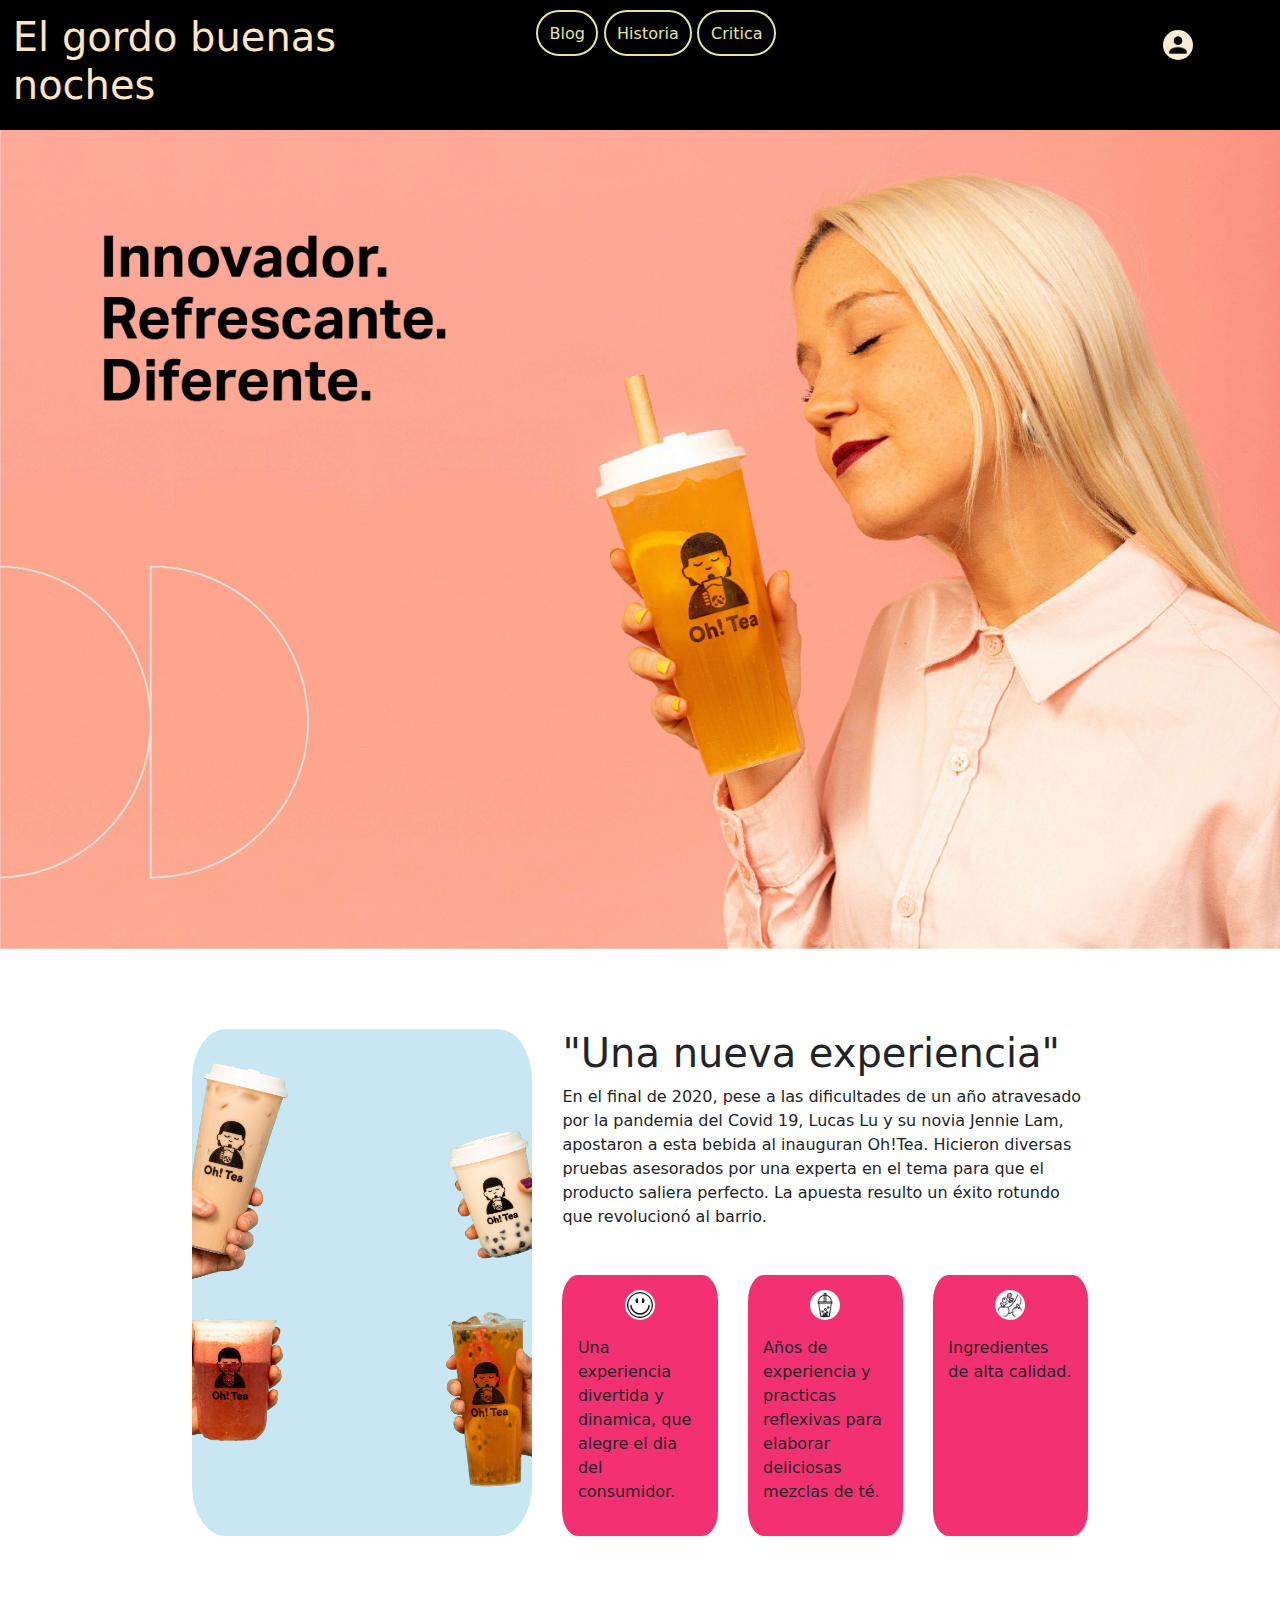
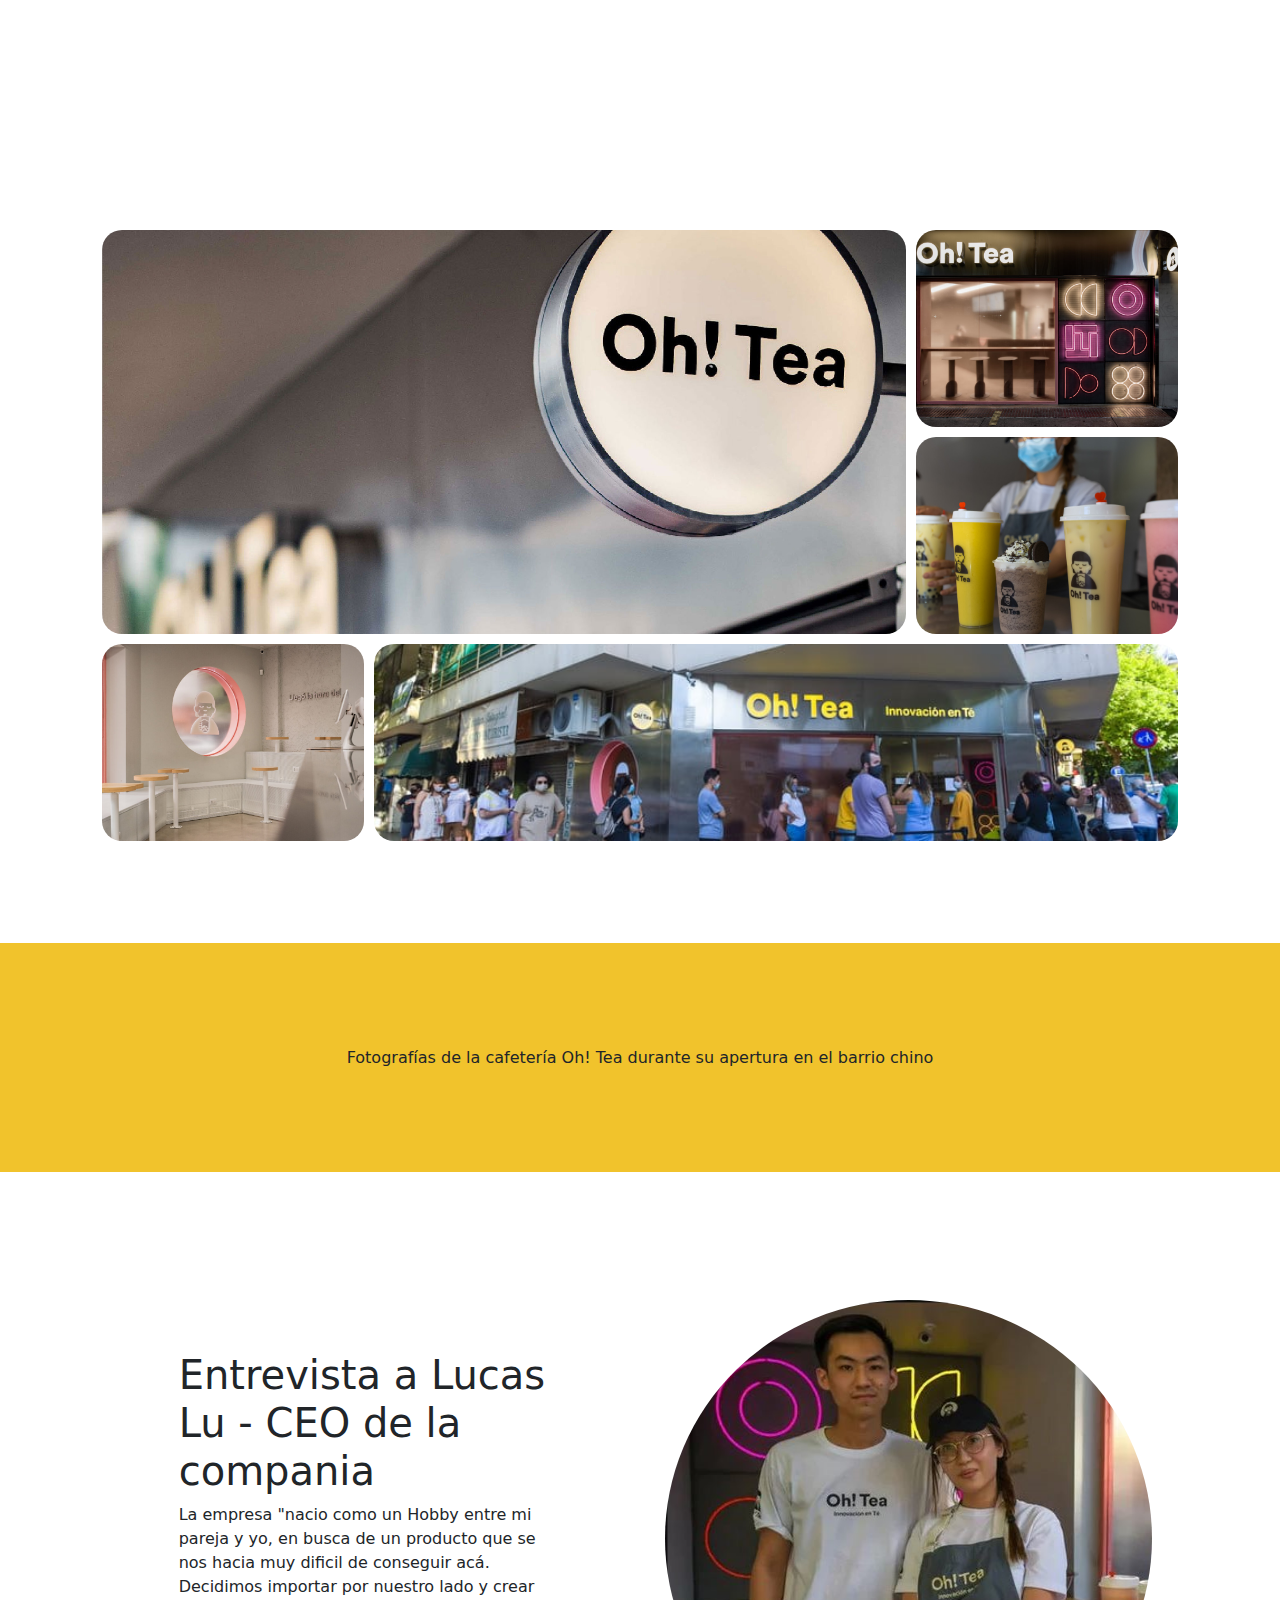
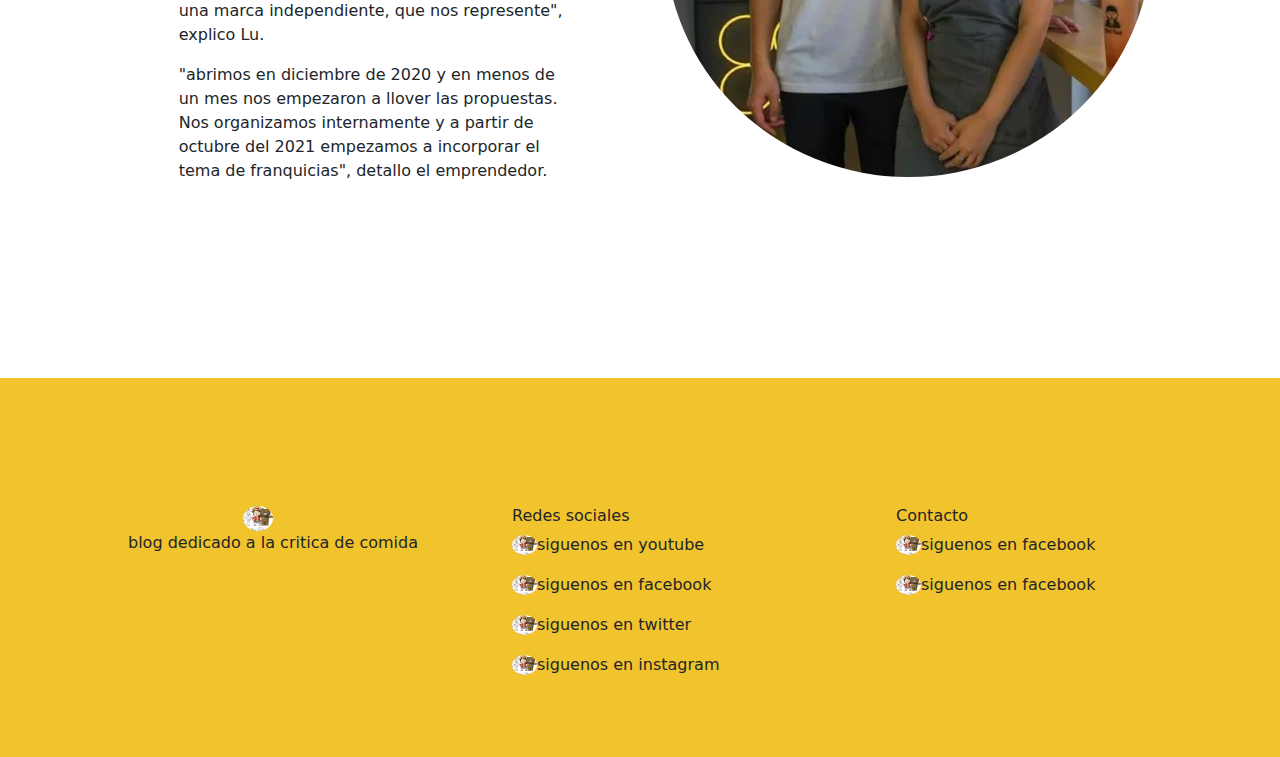
<file: historia.html>
<!DOCTYPE html>
<html lang="en">
<head>
    <meta charset="UTF-8">
    <meta http-equiv="X-UA-Compatible" content="IE=edge">
    <meta name="viewport" content="width=device-width, initial-scale=1.0">
    <title>historia</title>
    <link rel="stylesheet" href="css/basico.css"/>
    <link rel="stylesheet" href="bootstrap-5.3.0-dist/css/bootstrap.css"/>
    <link rel="stylesheet" href="css/media.css"/>
</head>
<body>
    <header class="header">
        <div class="articulo">
        <h1><a href="index.html">El gordo buenas noches</a></h1>
        </div>
        <div class="articulo">
            <nav class="menu">
                <button>☰</button>
                <ul class="menu-contenido">
                    <li><a href="blog.html">Blog</a></li>
                    <li><a href="historia.html">Historia</a></li>
                    <li><a href="critica.html">Critica</a></li>
                </ul>
            </nav>
        </div>
        <div class="articulo">
            <div class="registrarse">
            <img src="img/icono persona.png" alt="registrarse" width="30" height="30" class="redondo"/>
            </div>
        </div>
    </header>


    <main>
        <link src="bootstrap-5.3.0-dist/js/bootstrap.js"/>
<!--BANNER-->

        <figure>
                <img src="img/banner2.jpg" alt="banner oh tea, una tipa con su tecito" class="imagen"/>
        </figure>


<!--ACERCA DE OH! TEA-->
        <div class="grilla">
            <div class="contenido">
                    <img src="img/manitas.jpg" alt="vasitos" class="item"/>
            </div>  

            <div class="contenido">
                <div class="item">
                    <h1>"Una nueva experiencia"</h1>
                    <p>En el final de 2020, pese a las dificultades de un año atravesado por la pandemia del Covid 19, Lucas Lu y su novia Jennie Lam, apostaron a esta bebida al inauguran Oh!Tea. Hicieron diversas pruebas asesorados por una experta en el tema para que el producto saliera perfecto. La apuesta resulto un éxito rotundo que revolucionó al barrio. </p>
                </div>
            </div>
            
            <div class="contenido">
                <div class="item">
                    <div class="columna">
                        <article>
                        <figure class="card-tittle"><img src="img/smiley.png" alt="icono smiley" height="30" width="30" class="icono"/></figure>
                        </article>        
                        <article>
                        <p>Una experiencia divertida y dinamica, que alegre el dia del consumidor.</p>
                        </article>
                    </div>
                </div>
            </div>


            <div class="contenido">
                <div class="item">
                    <div class="columna">
                        <article>
                            <figure class="card-tittle"><img src="img/vasito.png" alt="icono vasito" height="30" width="30" class="icono"/></figure>
                        </article>
                        <article>
                                <p>Años de experiencia y practicas reflexivas para elaborar deliciosas mezclas de té.</p>
                        </article>
                    </div>
                </div>
            </div>

            <div class="contenido">
                <div class="item">
                    <div class="columna">
                        <article>
                        <figure class="card-tittle"><img src="img/frutita.png" alt="icono frutitas" height="30" width="30" class="icono"/></figure>
                        </article>    
                        <article>
                                <p>Ingredientes de alta calidad.</p>
                            </article>
                    </div>
                </div>
            </div>
        </div>


<!--GALERIA-->


        <div class="galeri">
            <div class="im">
                    <img src="img/img-1.jpg" alt="imagen uno galeria" class="galeria-im"/>
            </div>

            <div class="im">
                    <img src="img/img-2.jpg" alt="imagen dos galeria" class="galeria-im"/>
            </div>

            <div class="im">
                    <img src="img/img-3.jpg" alt="imagen tres galeria" class="galeria-im"/>
            </div>

            <div class="im">
                    <img src="img/img-4.jpg" alt="imagen cuatro galeria" class="galeria-im"/>
            </div>

            <div class="im">
                    <img src="img/img-5.jpg" alt="imagen cinco galeria" class="galeria-im"/>
            </div>
        </div>
        <div class="separador">
            <p class="card-title">Fotografías de la cafetería Oh! Tea durante su apertura en el barrio chino</p>
        </div>


<!--ENTREVISTA-->


        <section class="fila">
            <article class="te">
                <div class="contenedor">
                    <h1> Entrevista a Lucas Lu - CEO de la compania </h1>

                    <p>La empresa "nacio como un Hobby entre mi pareja y yo, en busca de un producto que se nos hacia muy dificil de conseguir acá. Decidimos importar por nuestro lado y crear una marca independiente, que nos represente", explico Lu.</p>
                    <p>"abrimos en diciembre de 2020 y en menos de un mes nos empezaron a llover las propuestas. Nos organizamos internamente y a partir de octubre del 2021 empezamos a incorporar el tema de franquicias", detallo el emprendedor.</p>
                </div>
            </article>

            <article>
                <figure class="te">
                    <img src="img/ceo.JPG" alt="imagen circular" style="width:100%;" class="circulo"/>
                </figure>
            </article>

        </section>

    </main>


 <!--FOOTER-->
        <footer>
            <section class="caja">
                <article class="partes">
                    <div class="bordesito">
                            <img src="img/bearssss.jpg" alt="ososss" width="30" height="25" class="circulo"/>
                    </div>
                            <p>blog dedicado a la critica de comida</p>
                    
                </article>
                <article class="partes">
                    <h6>Redes sociales</h6>
                    <p><img src="img/bearssss.jpg" alt="ososss" width="25" height="20" class="circulo"/>siguenos en youtube</p>
                    <p><img src="img/bearssss.jpg" alt="ososss" width="25" height="20" class="circulo"/>siguenos en facebook</p>
                    <p><img src="img/bearssss.jpg" alt="ososss" width="25" height="20" class="circulo"/>siguenos en twitter</p>
                    <p><img src="img/bearssss.jpg" alt="ososss" width="25" height="20" class="circulo"/>siguenos en instagram</p>
                </article>
                <article class="partes">
                    <h6>Contacto</h6>
                    <p><img src="img/bearssss.jpg" alt="ososss" width="25" height="20" class="circulo"/>siguenos en facebook</p>
                    <p><img src="img/bearssss.jpg" alt="ososss" width="25" height="20" class="circulo"/>siguenos en facebook</p>
                </article>
            </section>
            
        </footer>


</body>
</html>
</file>
<file: css/basico.css>
.header{
    display:flex;
    flex-direction:row;
    padding:2%;
}
.header .articulo{
    flex:50%;
}




/**/



header{
    background-color:rgb(0, 0, 0);
}

h1 a{
    color:bisque;
    text-decoration:none;
}

button a{
    color:bisque;
    text-decoration:none;
}

nav {
    text-align: center;
    padding-top:2%;
}

nav ul li{
    text-align: center;
    display:inline;
}

nav ul li a{
    background-color:rgb(248, 222, 187);
    text-decoration:none;
    color:rgb(229, 228, 155);
    background-color:black;
    border:2px solid rgb(229, 228, 155);
    border-radius:30px;
    padding:3%;
}

nav ul li a:hover{
    background-color:rgb(229, 228, 155);
    color:black;
    border-radius:30px;
}

.redondo{
    background-color:antiquewhite;
    padding:2px;
    border-radius:50px;
}

.registrarse{
    padding-left:75%;
    padding-top:4%;
}




/*FOOTER*/


/*FOOTER*/

footer{
    background-color:rgb(241, 195, 44);
    padding-left:10%;
    padding-top:10%;
    padding-bottom:5%;
}

.bordesito{
    padding-left:30%;
}


.caja{
    display:flex;
    flex-direction: row;

}
.caja .partes{
    flex: 50%;
}

/*--------*/

.contenedor{
    border: 2px solid rgb(255, 255, 255);
}

.fila{
    display: flex;
    flex-direction: row;
    padding:10%
}

.fila .te{
    flex: 50%;

}

.contenedor{
    padding-top:10%;
    padding: 10%;
}

figure{
    text-align:center;
}


.circulo{
    border-radius:50%
}

.imagen{
    width:100%
}


/*GALERIa DE bLOG*/

.banner-galeria{
    display:grid;
    grid-template-columns: repeat(3, 1fr);
    padding-top:0%

}

.banner-img{
    width:100%;
    height:100%;
    object-fit: cover;
}

.cuadro:nth-child(1){
    grid-row-start: span 2;
    background-color:rgb(136, 209, 126);
    text-align:center;
    padding:20%;
}

.cuadro:nth-child(2){
    grid-row-start: span 2;
}

.cuadro:nth-child(3){
    grid-row-start: span 2;
}

.banner-galeria .cuadro .color button a{
    text-decoration:none;
}

label{
    display:block;
}
</file>
<file: css/media.css>
@import url(compu.css) screen and (min-width:1200px);

@import url(tablet.css) screen and (min-width:768px) and (max-width:1199px); 

@import url(celular.css) screen and (max-width:767px);

/*body{
    background-color:rgb(255, 255, 255);
}
main{
    background-color:rgb(255, 255, 255);
}
header{
    background-color:rgb(238, 235, 230);
}*/
</file>
